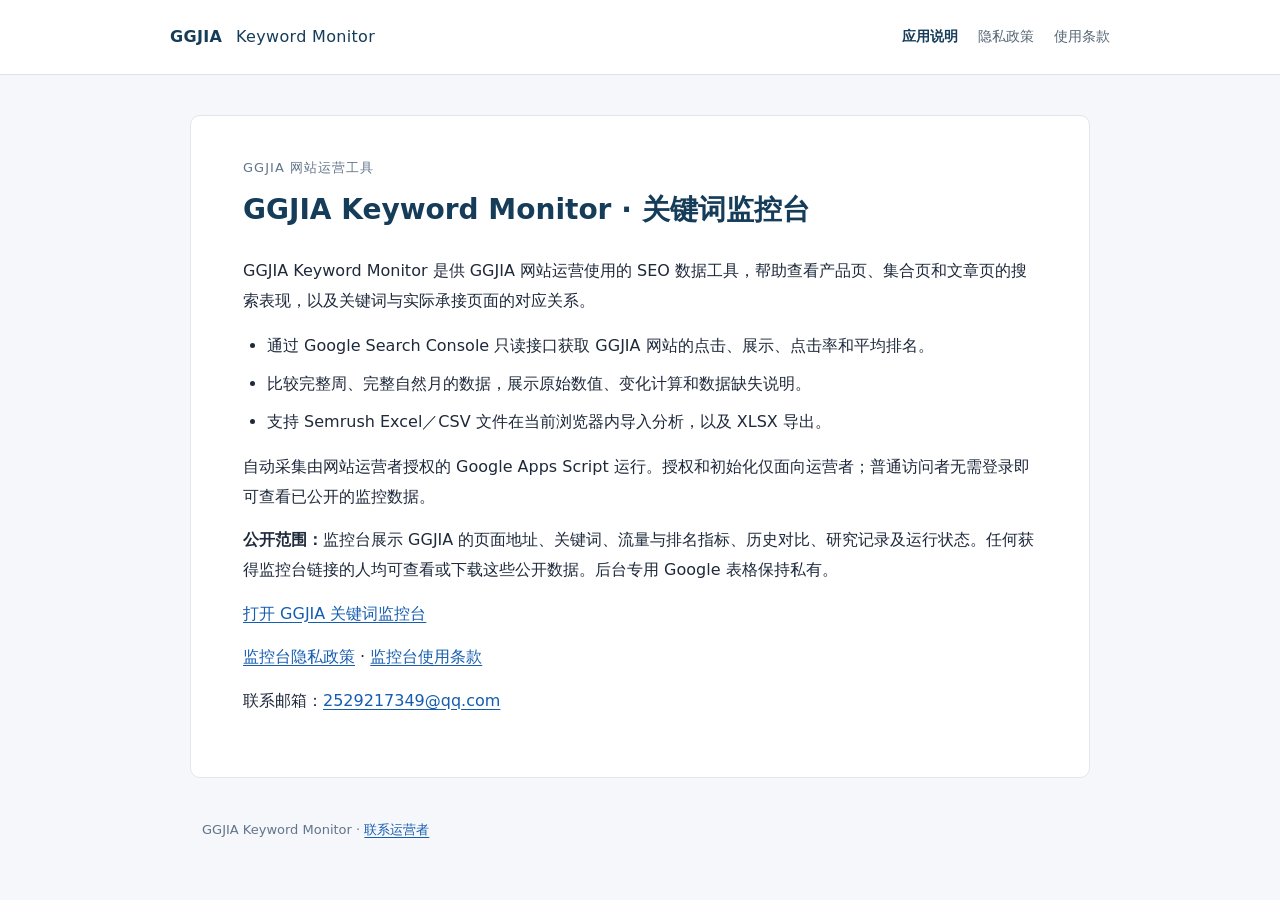
<file: GGJIA独立说明页-20261023/index.html>
<!doctype html>
<!-- 独立说明站：仅提供监控工具的公开说明，页面文件不包含后台采集程序或凭据。 -->
<html lang="zh-CN">
<head>
  <meta charset="utf-8">
  <meta name="viewport" content="width=device-width, initial-scale=1">
  <meta name="description" content="GGJIA Keyword Monitor 的应用说明、隐私政策与使用条款。">
  <title>应用说明 · GGJIA Keyword Monitor</title>
  <link rel="stylesheet" href="./style.css">
</head>
<body>
  <header><div class="header-inner"><a class="brand" href="./index.html">GGJIA <span>Keyword Monitor</span></a><nav aria-label="说明页面"><a href="./index.html" aria-current="page">应用说明</a><a href="./privacy.html">隐私政策</a><a href="./terms.html">使用条款</a></nav></div></header>
  <main><div class="document-label">GGJIA 网站运营工具</div><h1>GGJIA Keyword Monitor · 关键词监控台</h1>
<p>GGJIA Keyword Monitor 是供 GGJIA 网站运营使用的 SEO 数据工具，帮助查看产品页、集合页和文章页的搜索表现，以及关键词与实际承接页面的对应关系。</p>
<ul>
  <li>通过 Google Search Console 只读接口获取 GGJIA 网站的点击、展示、点击率和平均排名。</li>
  <li>比较完整周、完整自然月的数据，展示原始数值、变化计算和数据缺失说明。</li>
  <li>支持 Semrush Excel／CSV 文件在当前浏览器内导入分析，以及 XLSX 导出。</li>
</ul>
<p>自动采集由网站运营者授权的 Google Apps Script 运行。授权和初始化仅面向运营者；普通访问者无需登录即可查看已公开的监控数据。</p>
<p><strong>公开范围：</strong>监控台展示 GGJIA 的页面地址、关键词、流量与排名指标、历史对比、研究记录及运行状态。任何获得监控台链接的人均可查看或下载这些公开数据。后台专用 Google 表格保持私有。</p>
<p><a href="https://script.google.com/macros/s/AKfycbyTAFAgtCcAqmfPqRFIfaILkdTB9_XFI58GmhdiPx6AgVulCxdxPkaE6lTilxAEYGg5jQ/exec" rel="noopener" target="_blank">打开 GGJIA 关键词监控台</a></p>
<p><a href="./privacy.html">监控台隐私政策</a> · <a href="./terms.html">监控台使用条款</a></p>
<p>联系邮箱：<a href="mailto:2529217349@qq.com">2529217349@qq.com</a></p>
</main>
  <footer>GGJIA Keyword Monitor · <a href="mailto:2529217349@qq.com">联系运营者</a></footer>
</body>
</html>
</file>
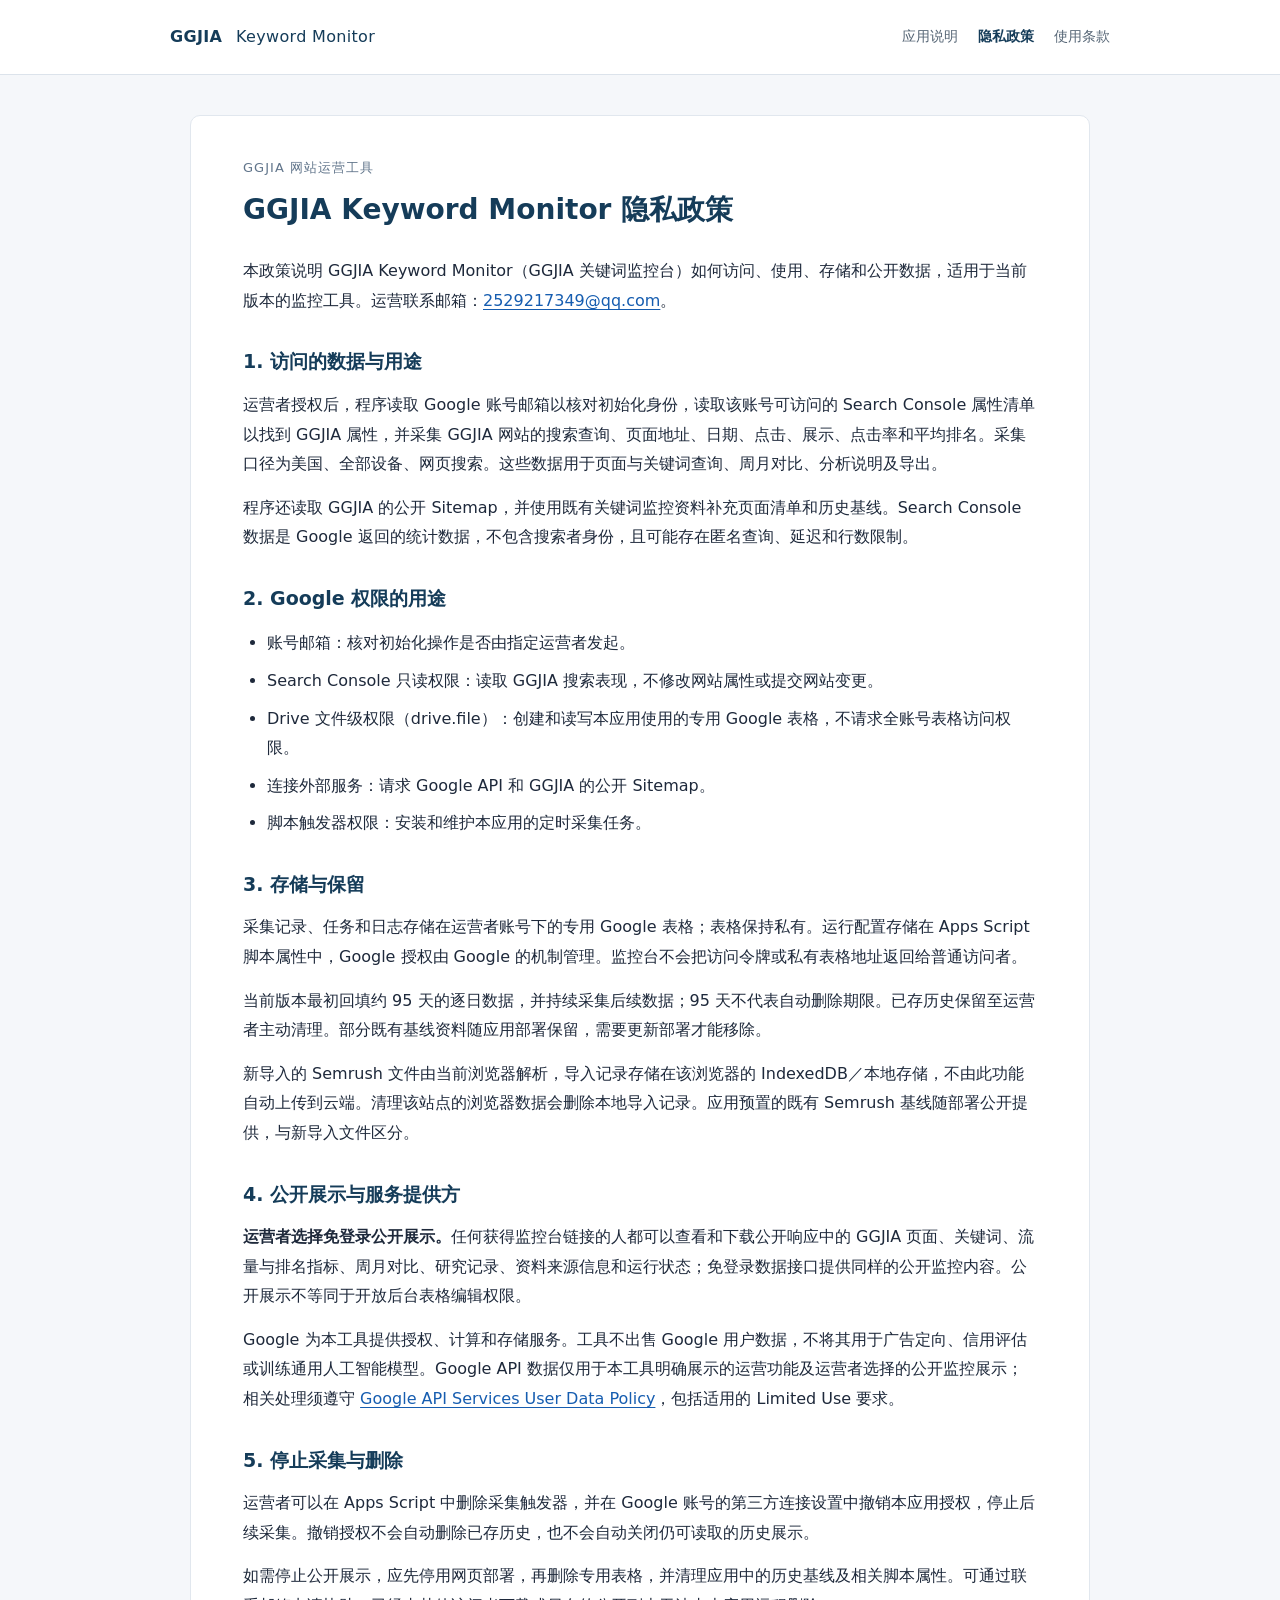
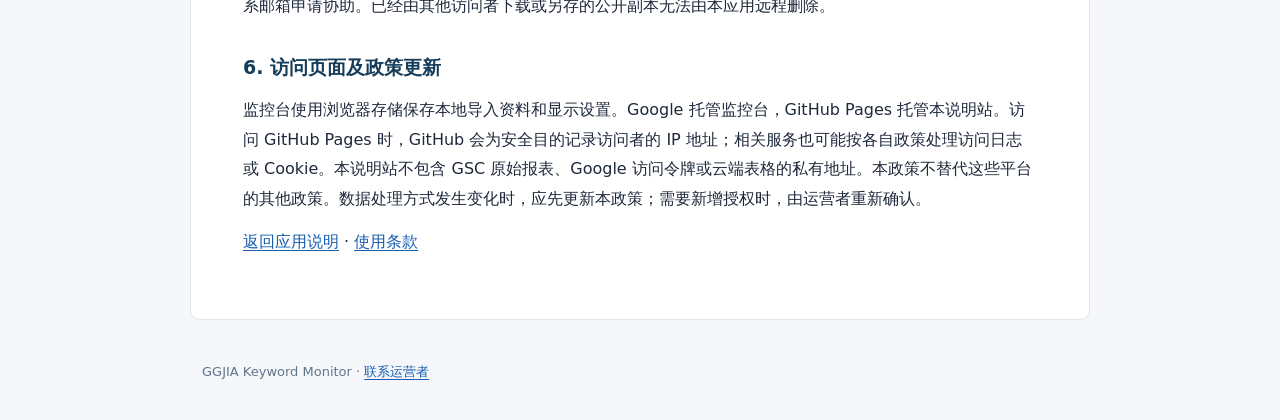
<file: GGJIA独立说明页-20261023/privacy.html>
<!doctype html>
<!-- 独立说明站：仅提供监控工具的公开说明，页面文件不包含后台采集程序或凭据。 -->
<html lang="zh-CN">
<head>
  <meta charset="utf-8">
  <meta name="viewport" content="width=device-width, initial-scale=1">
  <meta name="description" content="GGJIA Keyword Monitor 的应用说明、隐私政策与使用条款。">
  <title>隐私政策 · GGJIA Keyword Monitor</title>
  <link rel="stylesheet" href="./style.css">
</head>
<body>
  <header><div class="header-inner"><a class="brand" href="./index.html">GGJIA <span>Keyword Monitor</span></a><nav aria-label="说明页面"><a href="./index.html">应用说明</a><a href="./privacy.html" aria-current="page">隐私政策</a><a href="./terms.html">使用条款</a></nav></div></header>
  <main><div class="document-label">GGJIA 网站运营工具</div><h1>GGJIA Keyword Monitor 隐私政策</h1>
<p>本政策说明 GGJIA Keyword Monitor（GGJIA 关键词监控台）如何访问、使用、存储和公开数据，适用于当前版本的监控工具。运营联系邮箱：<a href="mailto:2529217349@qq.com">2529217349@qq.com</a>。</p>
<h3>1. 访问的数据与用途</h3>
<p>运营者授权后，程序读取 Google 账号邮箱以核对初始化身份，读取该账号可访问的 Search Console 属性清单以找到 GGJIA 属性，并采集 GGJIA 网站的搜索查询、页面地址、日期、点击、展示、点击率和平均排名。采集口径为美国、全部设备、网页搜索。这些数据用于页面与关键词查询、周月对比、分析说明及导出。</p>
<p>程序还读取 GGJIA 的公开 Sitemap，并使用既有关键词监控资料补充页面清单和历史基线。Search Console 数据是 Google 返回的统计数据，不包含搜索者身份，且可能存在匿名查询、延迟和行数限制。</p>
<h3>2. Google 权限的用途</h3>
<ul>
  <li>账号邮箱：核对初始化操作是否由指定运营者发起。</li>
  <li>Search Console 只读权限：读取 GGJIA 搜索表现，不修改网站属性或提交网站变更。</li>
  <li>Drive 文件级权限（drive.file）：创建和读写本应用使用的专用 Google 表格，不请求全账号表格访问权限。</li>
  <li>连接外部服务：请求 Google API 和 GGJIA 的公开 Sitemap。</li>
  <li>脚本触发器权限：安装和维护本应用的定时采集任务。</li>
</ul>
<h3>3. 存储与保留</h3>
<p>采集记录、任务和日志存储在运营者账号下的专用 Google 表格；表格保持私有。运行配置存储在 Apps Script 脚本属性中，Google 授权由 Google 的机制管理。监控台不会把访问令牌或私有表格地址返回给普通访问者。</p>
<p>当前版本最初回填约 95 天的逐日数据，并持续采集后续数据；95 天不代表自动删除期限。已存历史保留至运营者主动清理。部分既有基线资料随应用部署保留，需要更新部署才能移除。</p>
<p>新导入的 Semrush 文件由当前浏览器解析，导入记录存储在该浏览器的 IndexedDB／本地存储，不由此功能自动上传到云端。清理该站点的浏览器数据会删除本地导入记录。应用预置的既有 Semrush 基线随部署公开提供，与新导入文件区分。</p>
<h3>4. 公开展示与服务提供方</h3>
<p><strong>运营者选择免登录公开展示。</strong>任何获得监控台链接的人都可以查看和下载公开响应中的 GGJIA 页面、关键词、流量与排名指标、周月对比、研究记录、资料来源信息和运行状态；免登录数据接口提供同样的公开监控内容。公开展示不等同于开放后台表格编辑权限。</p>
<p>Google 为本工具提供授权、计算和存储服务。工具不出售 Google 用户数据，不将其用于广告定向、信用评估或训练通用人工智能模型。Google API 数据仅用于本工具明确展示的运营功能及运营者选择的公开监控展示；相关处理须遵守 <a href="https://developers.google.com/terms/api-services-user-data-policy">Google API Services User Data Policy</a>，包括适用的 Limited Use 要求。</p>
<h3>5. 停止采集与删除</h3>
<p>运营者可以在 Apps Script 中删除采集触发器，并在 Google 账号的第三方连接设置中撤销本应用授权，停止后续采集。撤销授权不会自动删除已存历史，也不会自动关闭仍可读取的历史展示。</p>
<p>如需停止公开展示，应先停用网页部署，再删除专用表格，并清理应用中的历史基线及相关脚本属性。可通过联系邮箱申请协助。已经由其他访问者下载或另存的公开副本无法由本应用远程删除。</p>
<h3>6. 访问页面及政策更新</h3>
<p>监控台使用浏览器存储保存本地导入资料和显示设置。Google 托管监控台，GitHub Pages 托管本说明站。访问 GitHub Pages 时，GitHub 会为安全目的记录访问者的 IP 地址；相关服务也可能按各自政策处理访问日志或 Cookie。本说明站不包含 GSC 原始报表、Google 访问令牌或云端表格的私有地址。本政策不替代这些平台的其他政策。数据处理方式发生变化时，应先更新本政策；需要新增授权时，由运营者重新确认。</p>
<p><a href="./index.html">返回应用说明</a> · <a href="./terms.html">使用条款</a></p>
</main>
  <footer>GGJIA Keyword Monitor · <a href="mailto:2529217349@qq.com">联系运营者</a></footer>
</body>
</html>
</file>
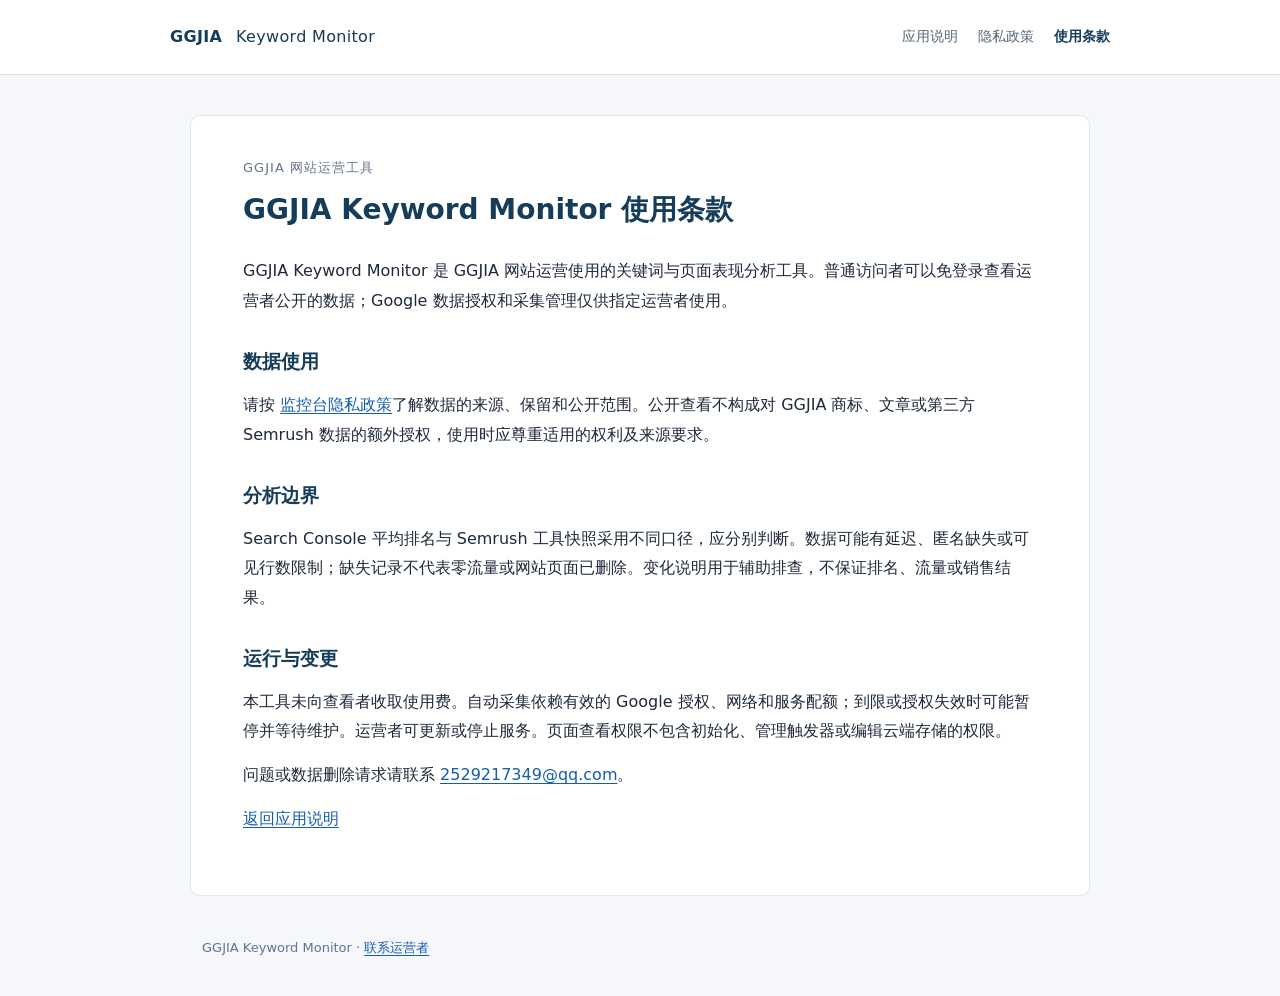
<file: GGJIA独立说明页-20261023/terms.html>
<!doctype html>
<!-- 独立说明站：仅提供监控工具的公开说明，页面文件不包含后台采集程序或凭据。 -->
<html lang="zh-CN">
<head>
  <meta charset="utf-8">
  <meta name="viewport" content="width=device-width, initial-scale=1">
  <meta name="description" content="GGJIA Keyword Monitor 的应用说明、隐私政策与使用条款。">
  <title>使用条款 · GGJIA Keyword Monitor</title>
  <link rel="stylesheet" href="./style.css">
</head>
<body>
  <header><div class="header-inner"><a class="brand" href="./index.html">GGJIA <span>Keyword Monitor</span></a><nav aria-label="说明页面"><a href="./index.html">应用说明</a><a href="./privacy.html">隐私政策</a><a href="./terms.html" aria-current="page">使用条款</a></nav></div></header>
  <main><div class="document-label">GGJIA 网站运营工具</div><h1>GGJIA Keyword Monitor 使用条款</h1>
<p>GGJIA Keyword Monitor 是 GGJIA 网站运营使用的关键词与页面表现分析工具。普通访问者可以免登录查看运营者公开的数据；Google 数据授权和采集管理仅供指定运营者使用。</p>
<h3>数据使用</h3>
<p>请按 <a href="./privacy.html">监控台隐私政策</a>了解数据的来源、保留和公开范围。公开查看不构成对 GGJIA 商标、文章或第三方 Semrush 数据的额外授权，使用时应尊重适用的权利及来源要求。</p>
<h3>分析边界</h3>
<p>Search Console 平均排名与 Semrush 工具快照采用不同口径，应分别判断。数据可能有延迟、匿名缺失或可见行数限制；缺失记录不代表零流量或网站页面已删除。变化说明用于辅助排查，不保证排名、流量或销售结果。</p>
<h3>运行与变更</h3>
<p>本工具未向查看者收取使用费。自动采集依赖有效的 Google 授权、网络和服务配额；到限或授权失效时可能暂停并等待维护。运营者可更新或停止服务。页面查看权限不包含初始化、管理触发器或编辑云端存储的权限。</p>
<p>问题或数据删除请求请联系 <a href="mailto:2529217349@qq.com">2529217349@qq.com</a>。</p>
<p><a href="./index.html">返回应用说明</a></p>
</main>
  <footer>GGJIA Keyword Monitor · <a href="mailto:2529217349@qq.com">联系运营者</a></footer>
</body>
</html>
</file>
<file: GGJIA独立说明页-20261023/style.css>
/* 独立说明页样式：阅读优先，适配桌面和手机。 */
:root{font-family:system-ui,-apple-system,BlinkMacSystemFont,"Segoe UI","Microsoft YaHei",sans-serif;color:#1e293b;background:#f5f7fa;line-height:1.85}
*{box-sizing:border-box}body{margin:0}a{color:#165db0;text-underline-offset:3px}header{background:#fff;border-bottom:1px solid #dce3eb}.header-inner{max-width:1000px;margin:auto;padding:22px 30px;display:flex;justify-content:space-between;gap:24px;align-items:center}.brand{text-decoration:none;font-weight:750;color:#153c59;letter-spacing:.02em}.brand span{font-weight:450;margin-left:8px}nav{display:flex;gap:20px;flex-wrap:wrap}nav a{font-size:14px;text-decoration:none;color:#556575}nav a[aria-current="page"]{font-weight:700;color:#153c59}main{max-width:900px;margin:40px auto;padding:40px 52px 48px;background:#fff;border:1px solid #e1e7ee;border-radius:10px}.document-label{font-size:13px;color:#61758b;letter-spacing:.08em}h1{font-size:28px;line-height:1.45;color:#153c59;margin:10px 0 26px}h3{font-size:19px;color:#153c59;line-height:1.5;margin:32px 0 12px}p{margin:14px 0}li{margin:8px 0}ul{padding-left:24px}strong{font-weight:700}footer{max-width:900px;margin:0 auto 36px;color:#61758b;font-size:13px;padding:0 12px}@media(max-width:640px){.header-inner{padding:18px 20px;align-items:flex-start;flex-direction:column;gap:12px}.brand span{display:inline-block;margin-left:6px}nav{gap:18px}main{margin:20px 12px;padding:28px 22px;border-radius:8px}h1{font-size:24px}footer{padding:0 22px}}
</file>
